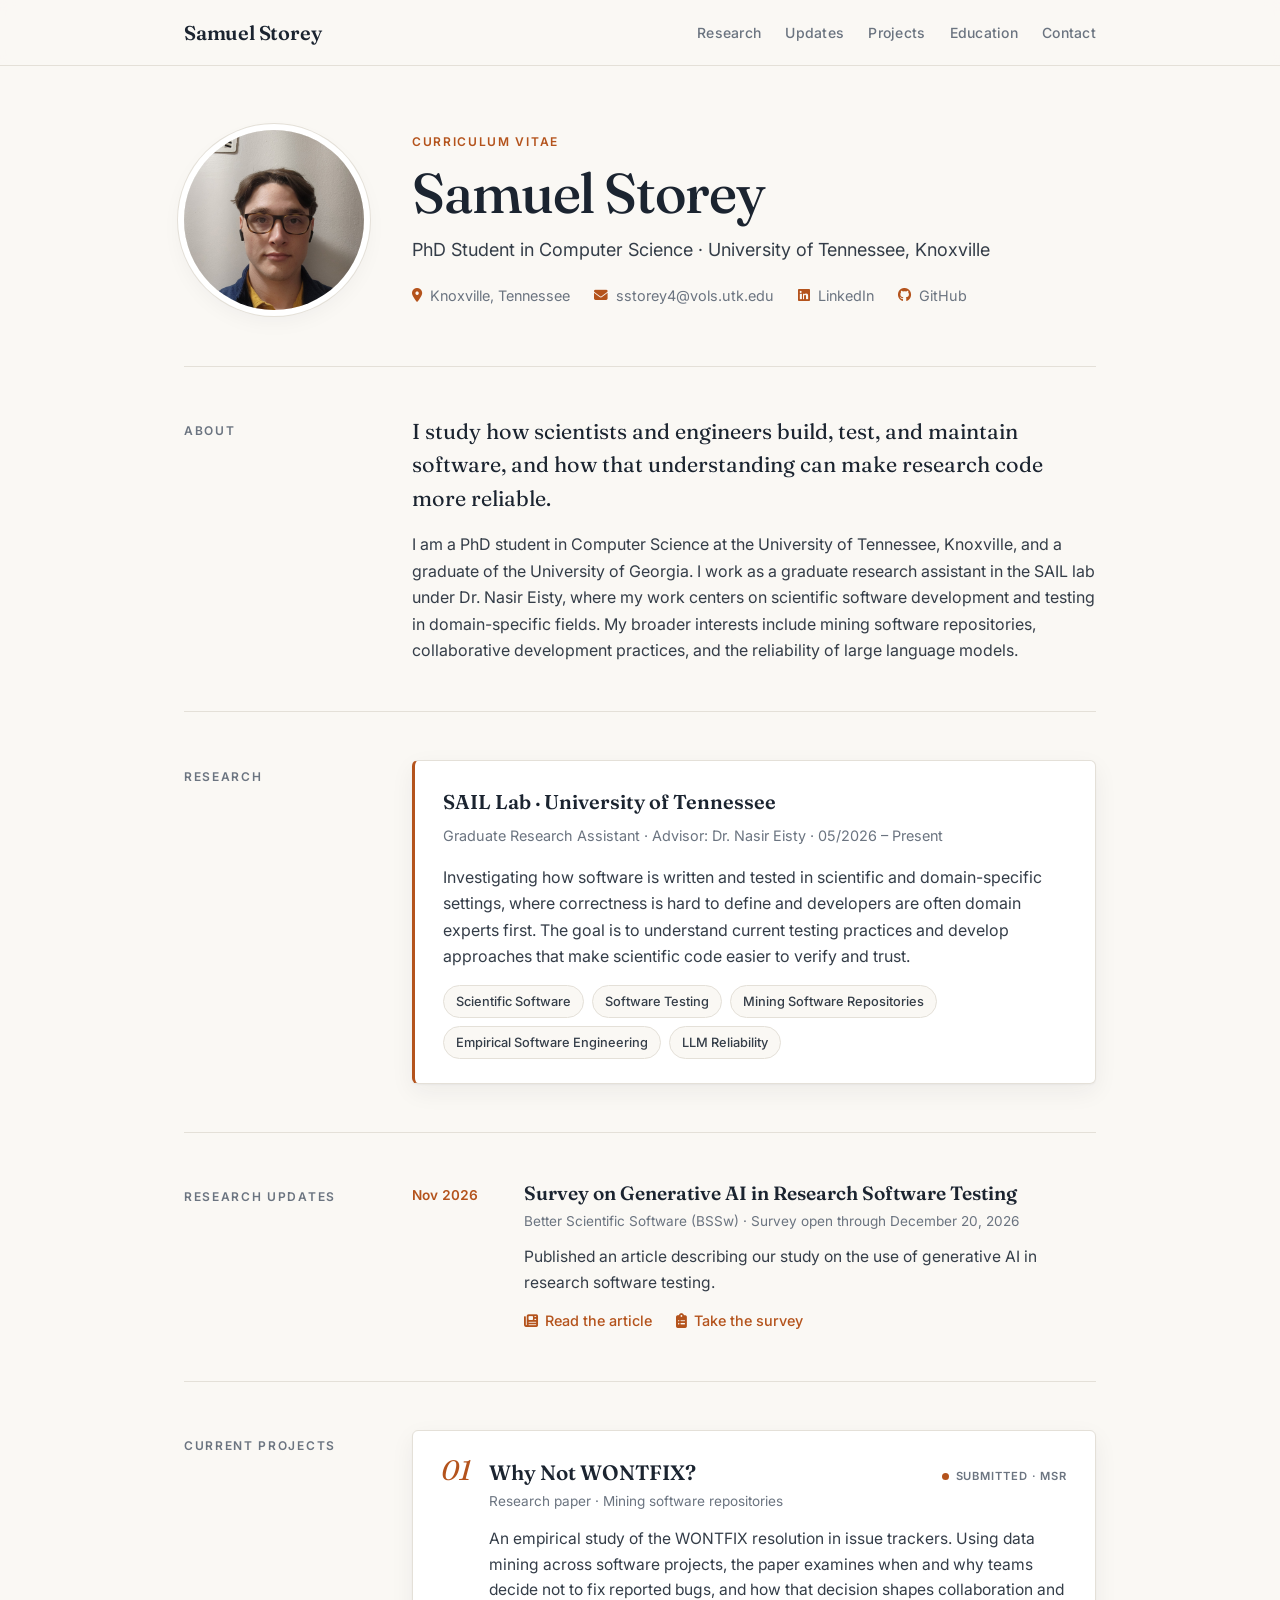
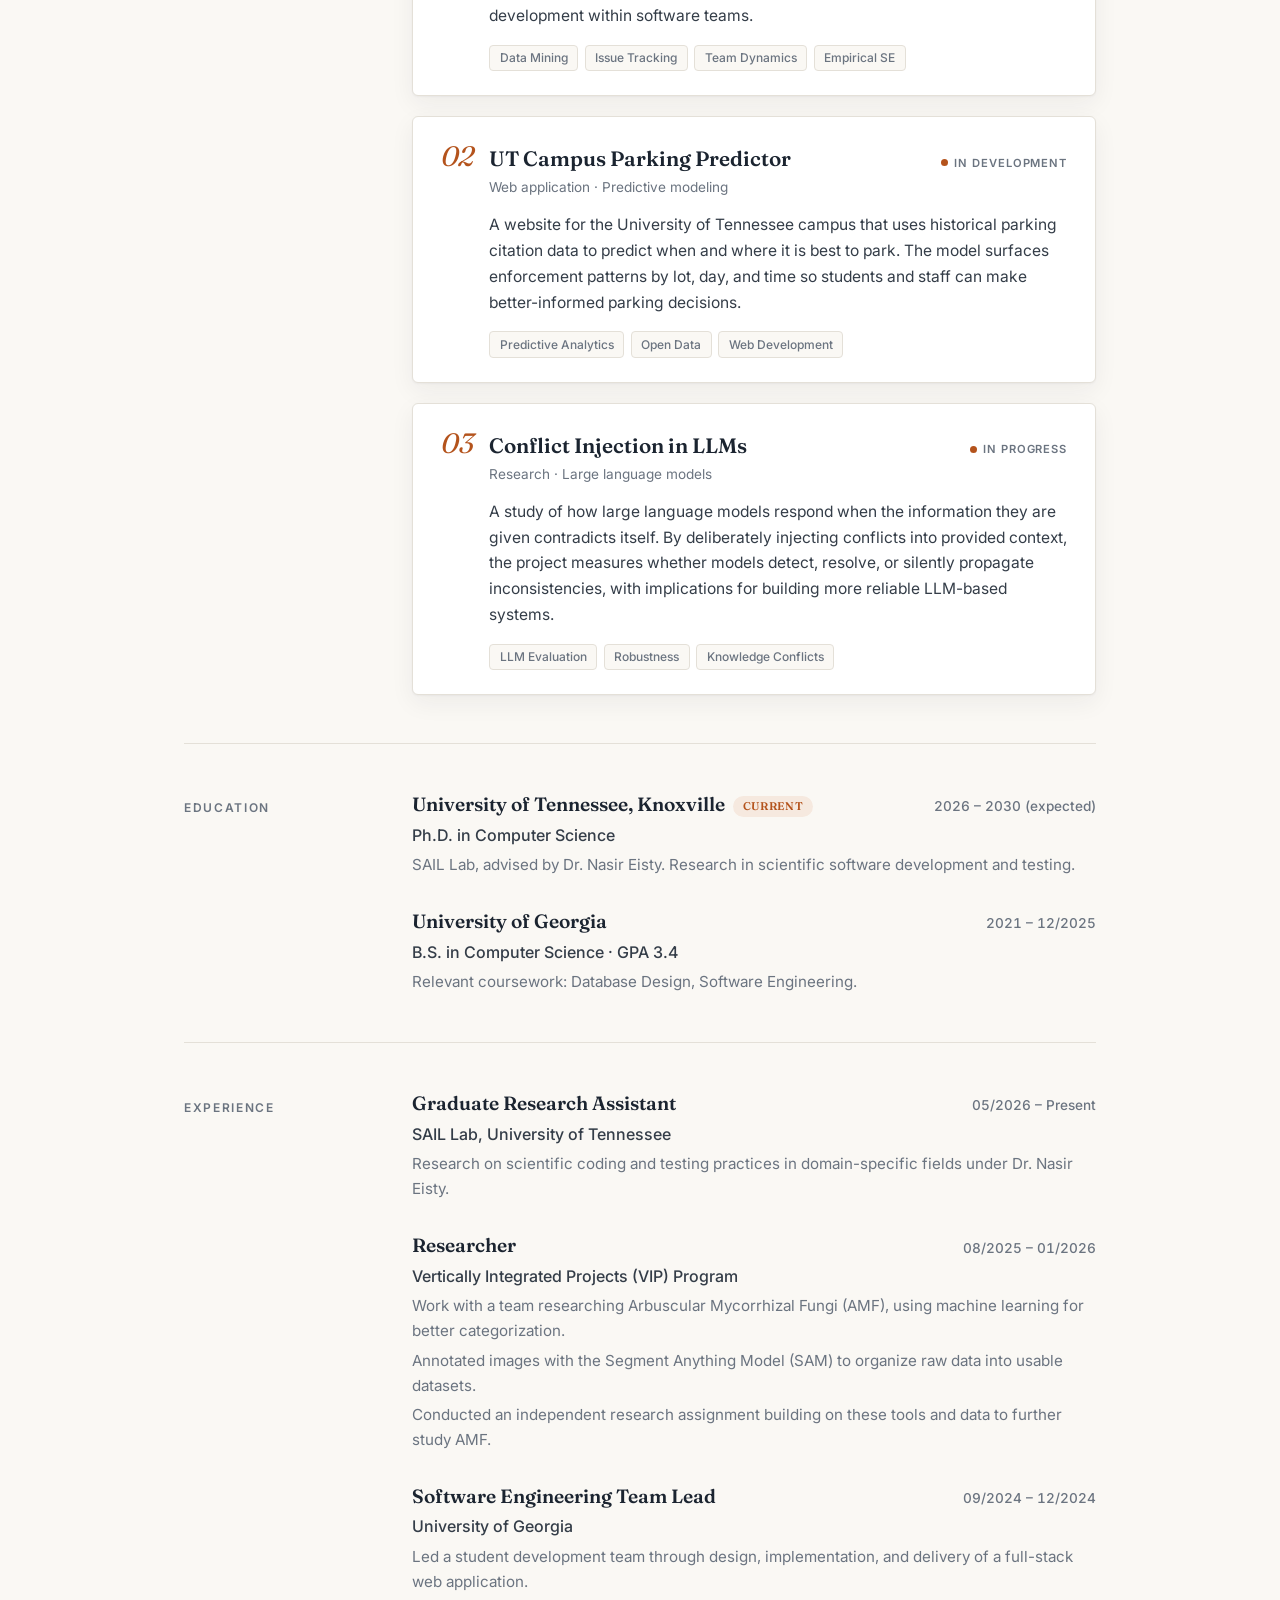
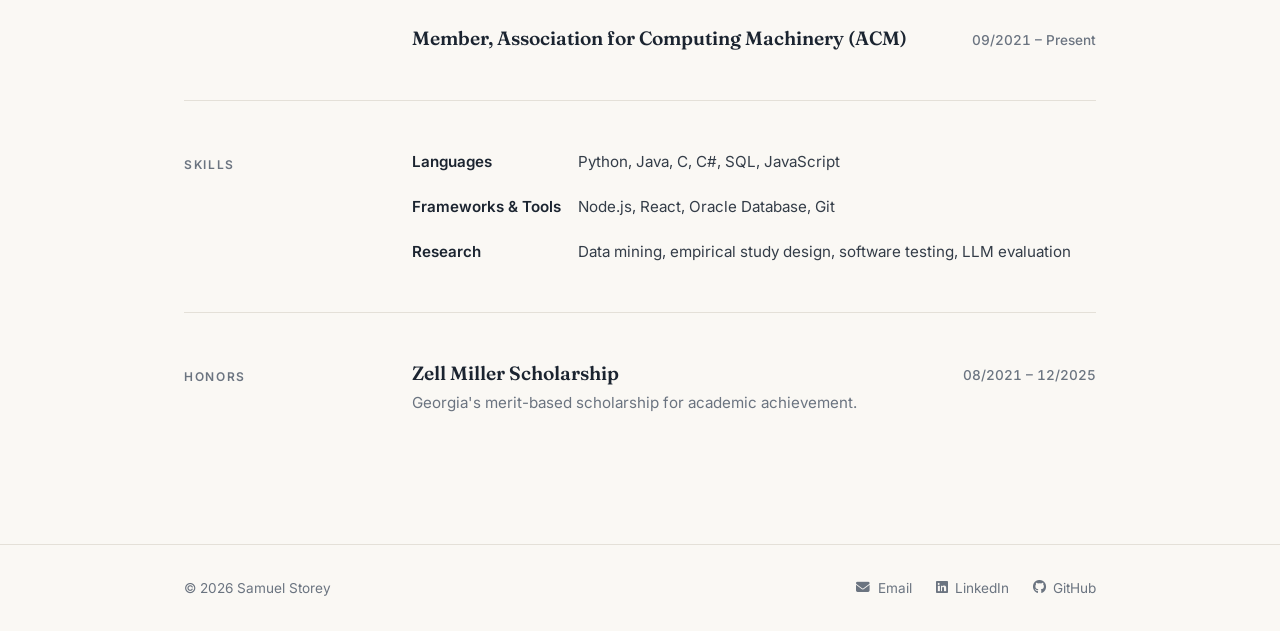
<file: index.html>
<!DOCTYPE html>
<html lang="en">
<head>
    <meta charset="UTF-8">
    <meta name="viewport" content="width=device-width, initial-scale=1.0">
    <title>Samuel Storey — CV</title>
    <meta name="description" content="Samuel Storey, PhD student in Computer Science at the University of Tennessee, Knoxville. Researcher in the SAIL lab working on scientific software development and testing.">

    <!-- Fonts: Fraunces (display) + Inter (text) -->
    <link rel="preconnect" href="https://fonts.googleapis.com">
    <link rel="preconnect" href="https://fonts.gstatic.com" crossorigin>
    <link href="https://fonts.googleapis.com/css2?family=Fraunces:ital,opsz,wght@0,9..144,400;0,9..144,500;0,9..144,600;1,9..144,400&family=Inter:wght@400;500;600&display=swap" rel="stylesheet">

    <!-- Icons -->
    <link rel="stylesheet" href="https://cdnjs.cloudflare.com/ajax/libs/font-awesome/6.5.2/css/all.min.css">

    <link rel="stylesheet" href="style.css">
</head>
<body>

    <nav class="navbar">
        <div class="nav-inner">
            <div class="nav-brand">Samuel Storey</div>
            <div class="nav-links">
                <a href="#research" class="hide-sm">Research</a>
                <a href="#updates" class="hide-md">Updates</a>
                <a href="#projects">Projects</a>
                <a href="#education" class="hide-sm">Education</a>
                <a href="contact.html">Contact</a>
            </div>
        </div>
    </nav>

    <main class="main-container">

        <!-- Hero -->
        <header class="hero">
            <img src="images/Sam_Profile.jpg" alt="Portrait of Samuel Storey" class="profile-img">
            <div>
                <p class="eyebrow">Curriculum Vitae</p>
                <h1>Samuel Storey</h1>
                <p class="title">PhD Student in Computer Science &middot; University of Tennessee, Knoxville</p>
                <div class="contact-row">
                    <span><i class="fa-solid fa-location-dot"></i> Knoxville, Tennessee</span>
                    <a href="mailto:sstorey4@vols.utk.edu"><i class="fa-solid fa-envelope"></i> sstorey4@vols.utk.edu</a>
                    <a href="https://linkedin.com/in/samuel-storey-569220298/" target="_blank" rel="noopener"><i class="fa-brands fa-linkedin"></i> LinkedIn</a>
                    <a href="https://github.com/sstorey4" target="_blank" rel="noopener"><i class="fa-brands fa-github"></i> GitHub</a>
                </div>
            </div>
        </header>

        <!-- About -->
        <section class="cv-section" id="about">
            <h2 class="section-label">About</h2>
            <div>
                <p class="lead">I study how scientists and engineers build, test, and maintain software, and how that understanding can make research code more reliable.</p>
                <p>I am a PhD student in Computer Science at the University of Tennessee, Knoxville, and a graduate of the University of Georgia. I work as a graduate research assistant in the SAIL lab under Dr. Nasir Eisty, where my work centers on scientific software development and testing in domain-specific fields. My broader interests include mining software repositories, collaborative development practices, and the reliability of large language models.</p>
            </div>
        </section>

        <!-- Research -->
        <section class="cv-section" id="research">
            <h2 class="section-label">Research</h2>
            <div class="research-card">
                <h3>SAIL Lab &middot; University of Tennessee</h3>
                <p class="meta">Graduate Research Assistant &middot; Advisor: Dr. Nasir Eisty &middot; 05/2026 &ndash; Present</p>
                <p>Investigating how software is written and tested in scientific and domain-specific settings, where correctness is hard to define and developers are often domain experts first. The goal is to understand current testing practices and develop approaches that make scientific code easier to verify and trust.</p>
                <ul class="interest-list">
                    <li>Scientific Software</li>
                    <li>Software Testing</li>
                    <li>Mining Software Repositories</li>
                    <li>Empirical Software Engineering</li>
                    <li>LLM Reliability</li>
                </ul>
            </div>
        </section>

        <!-- Research Updates -->
        <section class="cv-section" id="updates">
            <h2 class="section-label">Research Updates</h2>
            <ul class="update-list">
                <li class="update">
                    <time class="update-date" datetime="2026-11">Nov 2026</time>
                    <div>
                        <h3><a href="https://bssw.io/events/survey-on-generative-ai-in-research-software-testing" target="_blank" rel="noopener">Survey on Generative AI in Research Software Testing</a></h3>
                        <p class="update-source">Better Scientific Software (BSSw) &middot; Survey open through December 20, 2026</p>
                        <p>Published an article describing our study on the use of generative AI in research software testing.</p>
                        <div class="update-links">
                            <a href="https://bssw.io/events/survey-on-generative-ai-in-research-software-testing" target="_blank" rel="noopener"><i class="fa-solid fa-newspaper"></i> Read the article</a>
                            <a href="https://utk.co1.qualtrics.com/jfe/form/SV_6WmBXKTNlx3J9tk" target="_blank" rel="noopener"><i class="fa-solid fa-clipboard-list"></i> Take the survey</a>
                        </div>
                    </div>
                </li>
            </ul>
        </section>

        <!-- Current Projects -->
        <section class="cv-section" id="projects">
            <h2 class="section-label">Current Projects</h2>
            <div class="project-list">

                <article class="project">
                    <span class="project-num">01</span>
                    <div class="project-head">
                        <h3>Why Not WONTFIX?</h3>
                        <span class="status">Submitted &middot; MSR</span>
                    </div>
                    <p class="area">Research paper &middot; Mining software repositories</p>
                    <p>An empirical study of the WONTFIX resolution in issue trackers. Using data mining across software projects, the paper examines when and why teams decide not to fix reported bugs, and how that decision shapes collaboration and development within software teams.</p>
                    <ul class="keywords">
                        <li>Data Mining</li>
                        <li>Issue Tracking</li>
                        <li>Team Dynamics</li>
                        <li>Empirical SE</li>
                    </ul>
                </article>

                <a class="project project-link" href="utk_ticket_map/index.html">
                    <span class="project-num">02</span>
                    <div class="project-head">
                        <h3>UT Campus Parking Predictor</h3>
                        <span class="status">In Development</span>
                    </div>
                    <p class="area">Web application &middot; Predictive modeling</p>
                    <p>A website for the University of Tennessee campus that uses historical parking citation data to predict when and where it is best to park. The model surfaces enforcement patterns by lot, day, and time so students and staff can make better-informed parking decisions.</p>
                    <ul class="keywords">
                        <li>Predictive Analytics</li>
                        <li>Open Data</li>
                        <li>Web Development</li>
                    </ul>
                </a>

                <article class="project">
                    <span class="project-num">03</span>
                    <div class="project-head">
                        <h3>Conflict Injection in LLMs</h3>
                        <span class="status">In Progress</span>
                    </div>
                    <p class="area">Research &middot; Large language models</p>
                    <p>A study of how large language models respond when the information they are given contradicts itself. By deliberately injecting conflicts into provided context, the project measures whether models detect, resolve, or silently propagate inconsistencies, with implications for building more reliable LLM-based systems.</p>
                    <ul class="keywords">
                        <li>LLM Evaluation</li>
                        <li>Robustness</li>
                        <li>Knowledge Conflicts</li>
                    </ul>
                </article>

            </div>
        </section>

        <!-- Education -->
        <section class="cv-section" id="education">
            <h2 class="section-label">Education</h2>
            <div>
                <div class="entry">
                    <h3>University of Tennessee, Knoxville<span class="tag">Current</span></h3>
                    <span class="date">2026 &ndash; 2030 (expected)</span>
                    <p class="role">Ph.D. in Computer Science</p>
                    <p class="detail">SAIL Lab, advised by Dr. Nasir Eisty. Research in scientific software development and testing.</p>
                </div>
                <div class="entry">
                    <h3>University of Georgia</h3>
                    <span class="date">2021 &ndash; 12/2025</span>
                    <p class="role">B.S. in Computer Science &middot; GPA 3.4</p>
                    <p class="detail">Relevant coursework: Database Design, Software Engineering.</p>
                </div>
            </div>
        </section>

        <!-- Experience -->
        <section class="cv-section" id="experience">
            <h2 class="section-label">Experience</h2>
            <div>
                <div class="entry">
                    <h3>Graduate Research Assistant</h3>
                    <span class="date">05/2026 &ndash; Present</span>
                    <p class="role">SAIL Lab, University of Tennessee</p>
                    <p class="detail">Research on scientific coding and testing practices in domain-specific fields under Dr. Nasir Eisty.</p>
                </div>
                <div class="entry">
                    <h3>Researcher</h3>
                    <span class="date">08/2025 &ndash; 01/2026</span>
                    <p class="role">Vertically Integrated Projects (VIP) Program</p>
                    <p class="detail">Work with a team researching Arbuscular Mycorrhizal Fungi (AMF), using machine learning for better categorization.</p>
                    <p class="detail">Annotated images with the Segment Anything Model (SAM) to organize raw data into usable datasets.</p>
                    <p class="detail">Conducted an independent research assignment building on these tools and data to further study AMF.</p>
                </div>
                <div class="entry">
                    <h3>Software Engineering Team Lead</h3>
                    <span class="date">09/2024 &ndash; 12/2024</span>
                    <p class="role">University of Georgia</p>
                    <p class="detail">Led a student development team through design, implementation, and delivery of a full-stack web application.</p>
                </div>
                <div class="entry">
                    <h3>Member, Association for Computing Machinery (ACM)</h3>
                    <span class="date">09/2021 &ndash; Present</span>
                </div>
            </div>
        </section>

        <!-- Skills -->
        <section class="cv-section" id="skills">
            <h2 class="section-label">Skills</h2>
            <dl class="skills-grid">
                <div class="skill-row">
                    <dt>Languages</dt>
                    <dd>Python, Java, C, C#, SQL, JavaScript</dd>
                </div>
                <div class="skill-row">
                    <dt>Frameworks &amp; Tools</dt>
                    <dd>Node.js, React, Oracle Database, Git</dd>
                </div>
                <div class="skill-row">
                    <dt>Research</dt>
                    <dd>Data mining, empirical study design, software testing, LLM evaluation</dd>
                </div>
            </dl>
        </section>

        <!-- Honors -->
        <section class="cv-section" id="honors">
            <h2 class="section-label">Honors</h2>
            <div>
                <div class="entry">
                    <h3>Zell Miller Scholarship</h3>
                    <span class="date">08/2021 &ndash; 12/2025</span>
                    <p class="detail">Georgia's merit-based scholarship for academic achievement.</p>
                </div>
            </div>
        </section>

    </main>

    <footer>
        <div class="footer-content">
            <span>&copy; 2026 Samuel Storey</span>
            <div class="footer-links">
                <a href="mailto:sstorey4@vols.utk.edu" class="footer-link"><i class="fa-solid fa-envelope"></i> Email</a>
                <a href="https://linkedin.com/in/samuel-storey-569220298/" target="_blank" rel="noopener" class="footer-link"><i class="fa-brands fa-linkedin"></i> LinkedIn</a>
                <a href="https://github.com/sstorey4" target="_blank" rel="noopener" class="footer-link"><i class="fa-brands fa-github"></i> GitHub</a>
            </div>
        </div>
    </footer>

    <script src="script.js"></script>
</body>
</html>
</file>
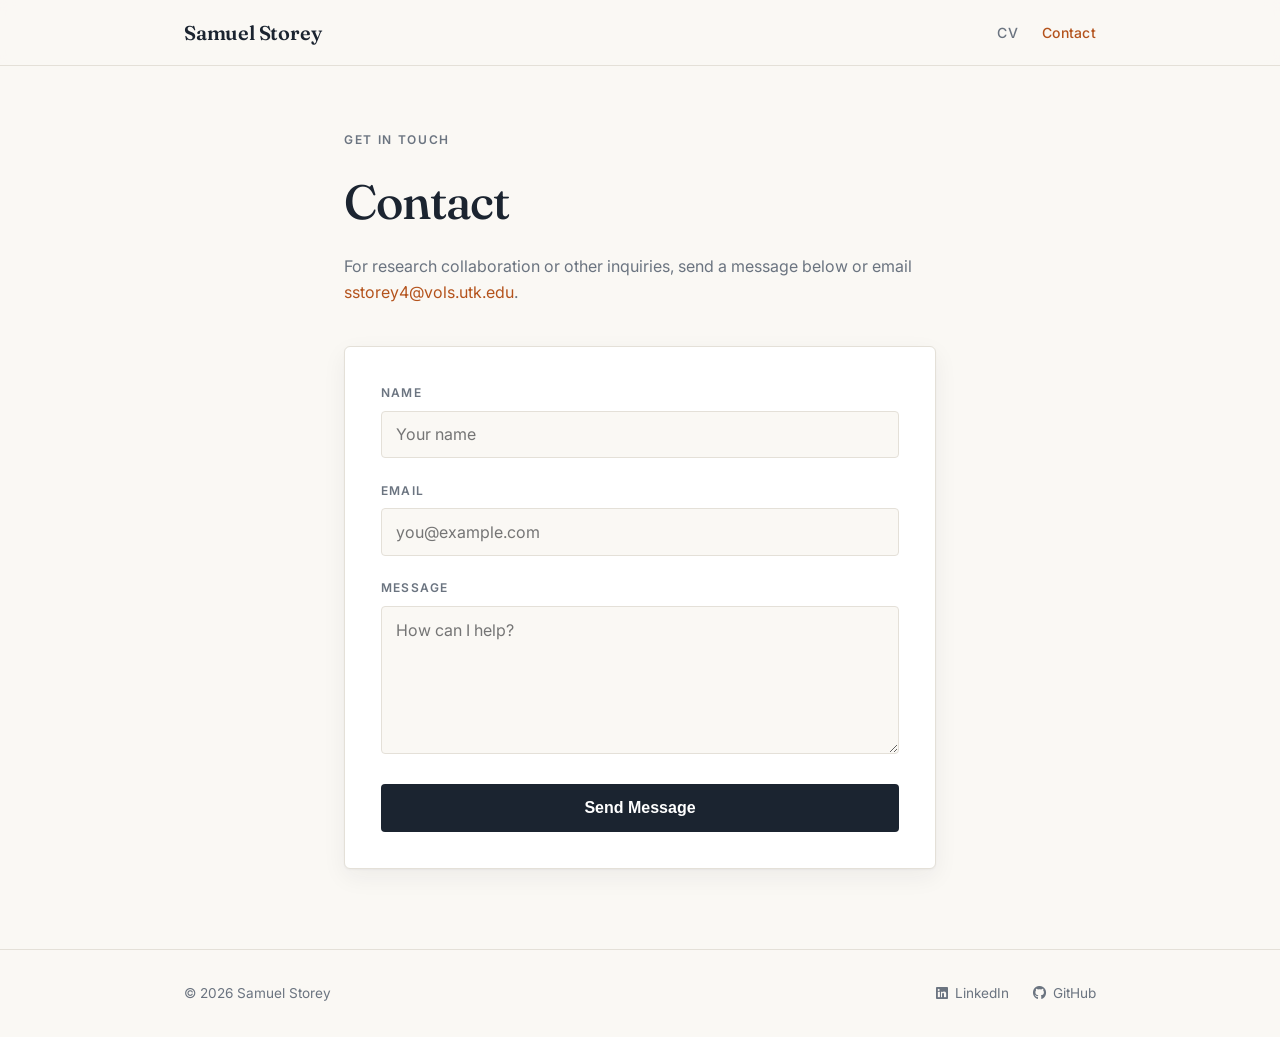
<file: contact.html>
<!DOCTYPE html>
<html lang="en">
<head>
    <meta charset="UTF-8">
    <meta name="viewport" content="width=device-width, initial-scale=1.0">
    <title>Contact — Samuel Storey</title>

    <link rel="preconnect" href="https://fonts.googleapis.com">
    <link rel="preconnect" href="https://fonts.gstatic.com" crossorigin>
    <link href="https://fonts.googleapis.com/css2?family=Fraunces:ital,opsz,wght@0,9..144,400;0,9..144,500;0,9..144,600;1,9..144,400&family=Inter:wght@400;500;600&display=swap" rel="stylesheet">
    <link rel="stylesheet" href="https://cdnjs.cloudflare.com/ajax/libs/font-awesome/6.5.2/css/all.min.css">

    <link rel="stylesheet" href="style.css">
</head>
<body>

    <nav class="navbar">
        <div class="nav-inner">
            <a href="index.html" class="nav-brand">Samuel Storey</a>
            <div class="nav-links">
                <a href="index.html">CV</a>
                <a href="contact.html" class="active">Contact</a>
            </div>
        </div>
    </nav>

    <main class="main-container narrow">
        <header class="page-header">
            <p class="eyebrow">Get in touch</p>
            <h1>Contact</h1>
            <p>For research collaboration or other inquiries, send a message below or email <a href="mailto:sstorey4@vols.utk.edu">sstorey4@vols.utk.edu</a>.</p>
        </header>

        <form action="https://formsubmit.co/eee5e9a984453efbf61601e114a0be1f" method="POST" class="contact-form">
            <div class="form-group">
                <label for="name">Name</label>
                <input type="text" id="name" name="Name" placeholder="Your name" required>
            </div>

            <div class="form-group">
                <label for="email">Email</label>
                <input type="email" id="email" name="email" placeholder="you@example.com" required>
            </div>

            <div class="form-group">
                <label for="message">Message</label>
                <textarea id="message" name="message" rows="6" placeholder="How can I help?" required></textarea>
            </div>

            <button class="btn submit-btn" type="submit">Send Message</button>

            <input type="hidden" name="_next" value="https://sts99340.github.io/thankyou.html">
        </form>
    </main>

    <footer>
        <div class="footer-content">
            <span>&copy; 2026 Samuel Storey</span>
            <div class="footer-links">
                <a href="https://linkedin.com/in/samuel-storey-569220298/" target="_blank" rel="noopener" class="footer-link"><i class="fa-brands fa-linkedin"></i> LinkedIn</a>
                <a href="https://github.com/sstorey4" target="_blank" rel="noopener" class="footer-link"><i class="fa-brands fa-github"></i> GitHub</a>
            </div>
        </div>
    </footer>

    <script src="script.js"></script>
</body>
</html>
</file>
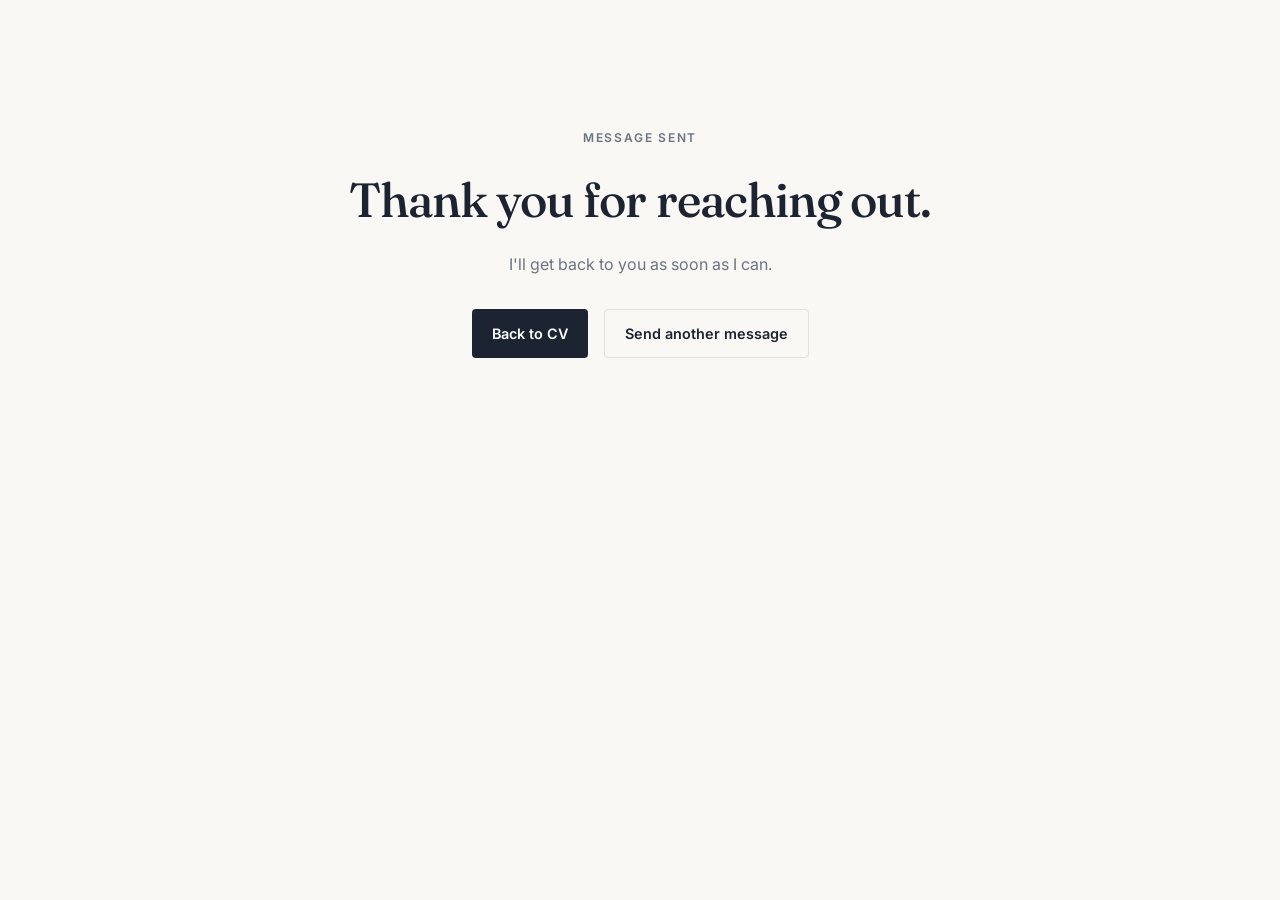
<file: thankyou.html>
<!DOCTYPE html>
<html lang="en">
<head>
    <meta charset="UTF-8">
    <meta name="viewport" content="width=device-width, initial-scale=1.0">
    <title>Thank You — Samuel Storey</title>

    <link rel="preconnect" href="https://fonts.googleapis.com">
    <link rel="preconnect" href="https://fonts.gstatic.com" crossorigin>
    <link href="https://fonts.googleapis.com/css2?family=Fraunces:ital,opsz,wght@0,9..144,400;0,9..144,500;0,9..144,600;1,9..144,400&family=Inter:wght@400;500;600&display=swap" rel="stylesheet">

    <link rel="stylesheet" href="style.css">
</head>
<body>
    <main class="main-container narrow">
        <section class="thankyou page-header">
            <p class="eyebrow">Message sent</p>
            <h1>Thank you for reaching out.</h1>
            <p>I'll get back to you as soon as I can.</p>
            <div class="actions">
                <a href="index.html" class="btn">Back to CV</a>
                <a href="contact.html" class="btn btn-outline">Send another message</a>
            </div>
        </section>
    </main>
    <script src="script.js"></script>
</body>
</html>
</file>
<file: style.css>
/* ==========================================================
   Samuel Storey — Academic CV
   Type: Fraunces (display serif) + Inter (text sans)
   ========================================================== */

:root {
    --bg: #FAF8F4;            /* warm paper */
    --surface: #FFFFFF;
    --ink: #1B2430;           /* deep ink for headings */
    --text: #343D48;          /* body text */
    --muted: #6B7480;         /* secondary text */
    --rule: #E4E0D8;          /* hairlines */
    --accent: #B4531C;        /* burnt orange, a quiet nod to UT */
    --accent-soft: #F6E9DF;
    --shadow: 0 1px 2px rgba(27, 36, 48, 0.04), 0 8px 24px rgba(27, 36, 48, 0.06);

    --font-display: 'Fraunces', Georgia, 'Times New Roman', serif;
    --font-body: 'Inter', -apple-system, BlinkMacSystemFont, 'Segoe UI', sans-serif;
}

@media (prefers-color-scheme: dark) {
    :root:not([data-theme="light"]) {
        --bg: #12161C;
        --surface: #1A2028;
        --ink: #F1EDE6;
        --text: #C9CED6;
        --muted: #8D96A3;
        --rule: #2A313B;
        --accent: #E58A52;
        --accent-soft: #2E2219;
        --shadow: 0 1px 2px rgba(0, 0, 0, 0.3), 0 8px 24px rgba(0, 0, 0, 0.25);
    }
}

*,
*::before,
*::after {
    box-sizing: border-box;
    margin: 0;
    padding: 0;
}

html {
    scroll-behavior: smooth;
}

body {
    font-family: var(--font-body);
    font-size: 16px;
    line-height: 1.65;
    background-color: var(--bg);
    color: var(--text);
    display: flex;
    flex-direction: column;
    min-height: 100vh;
    -webkit-font-smoothing: antialiased;
}

a {
    color: var(--accent);
    text-decoration: none;
    transition: color 0.2s ease;
}

a:hover {
    color: var(--ink);
}

/* ---------- Navigation ---------- */
.navbar {
    position: sticky;
    top: 0;
    z-index: 10;
    background-color: color-mix(in srgb, var(--bg) 88%, transparent);
    backdrop-filter: blur(8px);
    -webkit-backdrop-filter: blur(8px);
    border-bottom: 1px solid var(--rule);
}

.nav-inner {
    max-width: 960px;
    margin: 0 auto;
    padding: 1rem 1.5rem;
    display: flex;
    justify-content: space-between;
    align-items: center;
    gap: 1rem;
}

.nav-brand {
    font-family: var(--font-display);
    font-size: 1.25rem;
    font-weight: 600;
    color: var(--ink);
    letter-spacing: -0.01em;
}

.nav-links {
    display: flex;
    gap: 1.5rem;
    flex-wrap: wrap;
}

.nav-links a {
    color: var(--muted);
    font-size: 0.875rem;
    font-weight: 500;
    letter-spacing: 0.02em;
}

.nav-links a:hover,
.nav-links a.active {
    color: var(--accent);
}

/* ---------- Layout ---------- */
.main-container {
    flex: 1;
    width: 100%;
    max-width: 960px;
    margin: 0 auto;
    padding: 4rem 1.5rem 5rem;
}

/* ---------- Hero ---------- */
.hero {
    display: grid;
    grid-template-columns: 180px 1fr;
    gap: 3rem;
    align-items: center;
    padding-bottom: 3.5rem;
    border-bottom: 1px solid var(--rule);
}

.profile-img {
    width: 180px;
    height: 180px;
    border-radius: 50%;
    object-fit: cover;
    box-shadow: 0 0 0 6px var(--surface), 0 0 0 7px var(--rule), var(--shadow);
}

.eyebrow {
    font-size: 0.75rem;
    font-weight: 600;
    letter-spacing: 0.14em;
    text-transform: uppercase;
    color: var(--accent);
    margin-bottom: 0.75rem;
}

.hero h1 {
    font-family: var(--font-display);
    font-size: clamp(2.5rem, 6vw, 3.5rem);
    font-weight: 500;
    line-height: 1.05;
    letter-spacing: -0.02em;
    color: var(--ink);
    margin-bottom: 0.75rem;
}

.hero .title {
    font-size: 1.125rem;
    color: var(--text);
    margin-bottom: 1.25rem;
}

.contact-row {
    display: flex;
    flex-wrap: wrap;
    gap: 0.5rem 1.5rem;
    font-size: 0.9rem;
    color: var(--muted);
}

.contact-row span,
.contact-row a {
    display: inline-flex;
    align-items: center;
    gap: 0.5rem;
}

.contact-row i {
    color: var(--accent);
    font-size: 0.85rem;
}

.contact-row a {
    color: var(--muted);
}

.contact-row a:hover {
    color: var(--accent);
}

/* ---------- Sections ---------- */
.cv-section {
    display: grid;
    grid-template-columns: 180px 1fr;
    gap: 3rem;
    padding: 3rem 0;
    border-bottom: 1px solid var(--rule);
    scroll-margin-top: 3.5rem;
}

.cv-section:last-child {
    border-bottom: none;
}

.section-label {
    font-size: 0.75rem;
    font-weight: 600;
    letter-spacing: 0.14em;
    text-transform: uppercase;
    color: var(--muted);
    padding-top: 0.4rem;
}

.lead {
    font-family: var(--font-display);
    font-size: 1.35rem;
    font-weight: 400;
    line-height: 1.55;
    color: var(--ink);
}

.lead + p {
    margin-top: 1rem;
}

/* ---------- Entries (education / experience) ---------- */
.entry {
    display: grid;
    grid-template-columns: 1fr auto;
    gap: 0.25rem 1.5rem;
}

.entry + .entry {
    margin-top: 2rem;
}

.entry h3 {
    font-family: var(--font-display);
    font-size: 1.2rem;
    font-weight: 600;
    color: var(--ink);
    line-height: 1.3;
}

.entry .date {
    font-size: 0.85rem;
    font-weight: 500;
    color: var(--muted);
    white-space: nowrap;
    font-variant-numeric: tabular-nums;
    padding-top: 0.2rem;
}

.entry .role {
    grid-column: 1 / -1;
    font-weight: 500;
    color: var(--text);
}

.entry .detail {
    grid-column: 1 / -1;
    font-size: 0.95rem;
    color: var(--muted);
}

.entry .bullets {
    grid-column: 1 / -1;
    margin-top: 0.35rem;
    padding-left: 1.1rem;
    font-size: 0.95rem;
    color: var(--muted);
}

.entry .bullets li {
    margin-bottom: 0.3rem;
}

.entry .bullets li::marker {
    color: var(--accent);
}

.tag {
    display: inline-block;
    font-size: 0.7rem;
    font-weight: 600;
    letter-spacing: 0.06em;
    text-transform: uppercase;
    color: var(--accent);
    background: var(--accent-soft);
    padding: 0.2rem 0.6rem;
    border-radius: 999px;
    vertical-align: middle;
    margin-left: 0.5rem;
}

/* ---------- Research focus ---------- */
.research-card {
    background: var(--surface);
    border: 1px solid var(--rule);
    border-left: 3px solid var(--accent);
    border-radius: 6px;
    padding: 1.5rem 1.75rem;
    box-shadow: var(--shadow);
}

.research-card h3 {
    font-family: var(--font-display);
    font-size: 1.25rem;
    font-weight: 600;
    color: var(--ink);
    margin-bottom: 0.35rem;
}

.research-card .meta {
    font-size: 0.9rem;
    color: var(--muted);
    margin-bottom: 1rem;
}

.interest-list {
    display: flex;
    flex-wrap: wrap;
    gap: 0.5rem;
    margin-top: 1rem;
    list-style: none;
}

.interest-list li {
    font-size: 0.8rem;
    font-weight: 500;
    color: var(--text);
    border: 1px solid var(--rule);
    background: var(--bg);
    padding: 0.3rem 0.75rem;
    border-radius: 999px;
}

/* ---------- Research updates ---------- */
.update-list {
    list-style: none;
}

.update {
    display: grid;
    grid-template-columns: 5.5rem 1fr;
    gap: 1.5rem;
}

.update + .update {
    margin-top: 2rem;
    padding-top: 2rem;
    border-top: 1px solid var(--rule);
}

.update-date {
    font-size: 0.85rem;
    font-weight: 600;
    color: var(--accent);
    font-variant-numeric: tabular-nums;
    padding-top: 0.2rem;
    white-space: nowrap;
}

.update h3 {
    font-family: var(--font-display);
    font-size: 1.2rem;
    font-weight: 600;
    line-height: 1.3;
    margin-bottom: 0.25rem;
}

.update h3 a {
    color: var(--ink);
}

.update h3 a:hover {
    color: var(--accent);
}

.update-source {
    font-size: 0.85rem;
    color: var(--muted);
    margin-bottom: 0.75rem;
}

.update p:not(.update-source) {
    font-size: 0.975rem;
}

.update-links {
    display: flex;
    flex-wrap: wrap;
    gap: 0.5rem 1.5rem;
    margin-top: 0.85rem;
    font-size: 0.9rem;
    font-weight: 500;
}

.update-links a {
    display: inline-flex;
    align-items: center;
    gap: 0.45rem;
}

/* ---------- Current projects ---------- */
.project-list {
    display: flex;
    flex-direction: column;
    gap: 1.25rem;
}

.project {
    position: relative;
    background: var(--surface);
    border: 1px solid var(--rule);
    border-radius: 6px;
    padding: 1.75rem 1.75rem 1.5rem 4.75rem;
    box-shadow: var(--shadow);
    transition: transform 0.2s ease, border-color 0.2s ease;
}

.project:hover {
    transform: translateY(-2px);
    border-color: color-mix(in srgb, var(--accent) 40%, var(--rule));
}

.project-num {
    position: absolute;
    left: 1.75rem;
    top: 1.55rem;
    font-family: var(--font-display);
    font-size: 1.75rem;
    font-weight: 400;
    font-style: italic;
    color: var(--accent);
    line-height: 1;
}

.project-head {
    display: flex;
    flex-wrap: wrap;
    align-items: baseline;
    justify-content: space-between;
    gap: 0.5rem 1rem;
    margin-bottom: 0.25rem;
}

.project h3 {
    font-family: var(--font-display);
    font-size: 1.3rem;
    font-weight: 600;
    color: var(--ink);
    line-height: 1.3;
}

.status {
    font-size: 0.7rem;
    font-weight: 600;
    letter-spacing: 0.08em;
    text-transform: uppercase;
    color: var(--muted);
    display: inline-flex;
    align-items: center;
    gap: 0.4rem;
}

.status::before {
    content: "";
    width: 7px;
    height: 7px;
    border-radius: 50%;
    background: var(--accent);
}

.project .area {
    font-size: 0.85rem;
    color: var(--muted);
    margin-bottom: 0.85rem;
}

.project p {
    font-size: 0.975rem;
}

.keywords {
    display: flex;
    flex-wrap: wrap;
    gap: 0.4rem;
    margin-top: 1rem;
    list-style: none;
}

.keywords li {
    font-size: 0.75rem;
    font-weight: 500;
    color: var(--muted);
    background: var(--bg);
    border: 1px solid var(--rule);
    padding: 0.15rem 0.6rem;
    border-radius: 4px;
}

/* Clickable project card: inverts colors on hover */
.project-link {
    display: block;
    color: var(--text);
    transition: transform 0.2s ease, background-color 0.25s ease, border-color 0.25s ease;
}

.project-link *,
.project-link .status::before {
    transition: color 0.25s ease, background-color 0.25s ease, border-color 0.25s ease;
}

.project-link:hover,
.project-link:focus-visible {
    background: var(--ink);
    border-color: var(--ink);
    color: var(--bg);
    outline: none;
}

.project-link:hover h3,
.project-link:hover p,
.project-link:hover .project-num,
.project-link:focus-visible h3,
.project-link:focus-visible p,
.project-link:focus-visible .project-num {
    color: var(--bg);
}

.project-link:hover .area,
.project-link:hover .status,
.project-link:focus-visible .area,
.project-link:focus-visible .status {
    color: color-mix(in srgb, var(--bg) 70%, var(--ink));
}

.project-link:hover .status::before,
.project-link:focus-visible .status::before {
    background: var(--bg);
}

.project-link:hover .keywords li,
.project-link:focus-visible .keywords li {
    color: var(--bg);
    background: transparent;
    border-color: color-mix(in srgb, var(--bg) 35%, var(--ink));
}

/* ---------- Skills ---------- */
.skills-grid {
    display: grid;
    gap: 1.25rem;
}

.skill-row {
    display: grid;
    grid-template-columns: 150px 1fr;
    gap: 1rem;
}

.skill-row dt {
    font-weight: 600;
    color: var(--ink);
    font-size: 0.95rem;
}

.skill-row dd {
    color: var(--text);
    font-size: 0.95rem;
}

/* ---------- Buttons ---------- */
.btn {
    display: inline-flex;
    align-items: center;
    gap: 0.5rem;
    font-size: 0.9rem;
    font-weight: 600;
    color: #FFFFFF;
    background: var(--ink);
    padding: 0.7rem 1.25rem;
    border-radius: 4px;
    border: none;
    cursor: pointer;
    transition: background-color 0.2s ease;
}

.btn:hover {
    background: var(--accent);
    color: #FFFFFF;
}

@media (prefers-color-scheme: dark) {
    :root:not([data-theme="light"]) .btn {
        color: var(--bg);
    }
    :root:not([data-theme="light"]) .btn:hover {
        color: var(--bg);
    }
}

/* ---------- Contact page ---------- */
.page-header {
    margin-bottom: 2.5rem;
}

.page-header h1 {
    font-family: var(--font-display);
    font-size: clamp(2.25rem, 5vw, 3rem);
    font-weight: 500;
    letter-spacing: -0.02em;
    color: var(--ink);
    margin-bottom: 0.75rem;
}

.page-header p {
    color: var(--muted);
}

.narrow {
    max-width: 640px;
}

.contact-form {
    background: var(--surface);
    border: 1px solid var(--rule);
    border-radius: 6px;
    padding: 2.25rem;
    box-shadow: var(--shadow);
}

.form-group {
    display: flex;
    flex-direction: column;
    margin-bottom: 1.4rem;
}

.form-group label {
    font-size: 0.75rem;
    font-weight: 600;
    letter-spacing: 0.1em;
    text-transform: uppercase;
    color: var(--muted);
    margin-bottom: 0.5rem;
}

.form-group input,
.form-group textarea {
    width: 100%;
    font-family: var(--font-body);
    font-size: 1rem;
    color: var(--ink);
    background: var(--bg);
    border: 1px solid var(--rule);
    border-radius: 4px;
    padding: 0.8rem 0.9rem;
    transition: border-color 0.2s ease, box-shadow 0.2s ease;
}

.form-group input:focus,
.form-group textarea:focus {
    outline: none;
    border-color: var(--accent);
    box-shadow: 0 0 0 3px var(--accent-soft);
}

.submit-btn {
    width: 100%;
    justify-content: center;
    padding: 0.95rem;
    font-size: 1rem;
    margin-top: 0.5rem;
}

/* ---------- Thank-you page ---------- */
.thankyou {
    text-align: center;
    padding-top: 4rem;
}

.thankyou .actions {
    display: flex;
    justify-content: center;
    gap: 1rem;
    flex-wrap: wrap;
    margin-top: 2rem;
}

.btn-outline {
    background: transparent;
    color: var(--ink);
    border: 1px solid var(--rule);
}

.btn-outline:hover {
    background: var(--surface);
    color: var(--accent);
}

/* ---------- Footer ---------- */
footer {
    border-top: 1px solid var(--rule);
}

.footer-content {
    max-width: 960px;
    margin: 0 auto;
    padding: 2rem 1.5rem;
    display: flex;
    justify-content: space-between;
    align-items: center;
    gap: 1rem;
    flex-wrap: wrap;
    font-size: 0.85rem;
    color: var(--muted);
}

.footer-links {
    display: flex;
    gap: 1.5rem;
}

.footer-link {
    color: var(--muted);
    display: inline-flex;
    align-items: center;
    gap: 0.45rem;
}

.footer-link:hover {
    color: var(--accent);
}

/* ---------- Responsive ---------- */
.nav-brand {
    white-space: nowrap;
}

@media (max-width: 860px) {
    .nav-links .hide-md {
        display: none;
    }
}

@media (max-width: 760px) {
    .main-container {
        padding: 2.5rem 1rem 4rem;
    }

    .nav-inner {
        padding: 0.9rem 1rem;
    }

    .nav-links {
        gap: 1rem;
    }

    .hero {
        grid-template-columns: 1fr;
        gap: 1.75rem;
        text-align: left;
    }

    .profile-img {
        width: 128px;
        height: 128px;
    }

    .cv-section {
        grid-template-columns: 1fr;
        gap: 1.25rem;
        padding: 2.5rem 0;
    }

    .project {
        padding: 1.5rem 1.25rem 1.25rem 1.25rem;
    }

    .project-num {
        position: static;
        display: block;
        margin-bottom: 0.5rem;
        font-size: 1.4rem;
    }

    .skill-row {
        grid-template-columns: 1fr;
        gap: 0.25rem;
    }

    .contact-form {
        padding: 1.5rem;
    }

    .footer-content {
        padding: 1.5rem 1rem;
    }
}

@media (max-width: 480px) {
    .nav-links .hide-sm {
        display: none;
    }

    .entry {
        grid-template-columns: 1fr;
    }

    .entry .date {
        order: -1;
        padding-top: 0;
    }

    .update {
        grid-template-columns: 1fr;
        gap: 0.25rem;
    }
}
</file>
